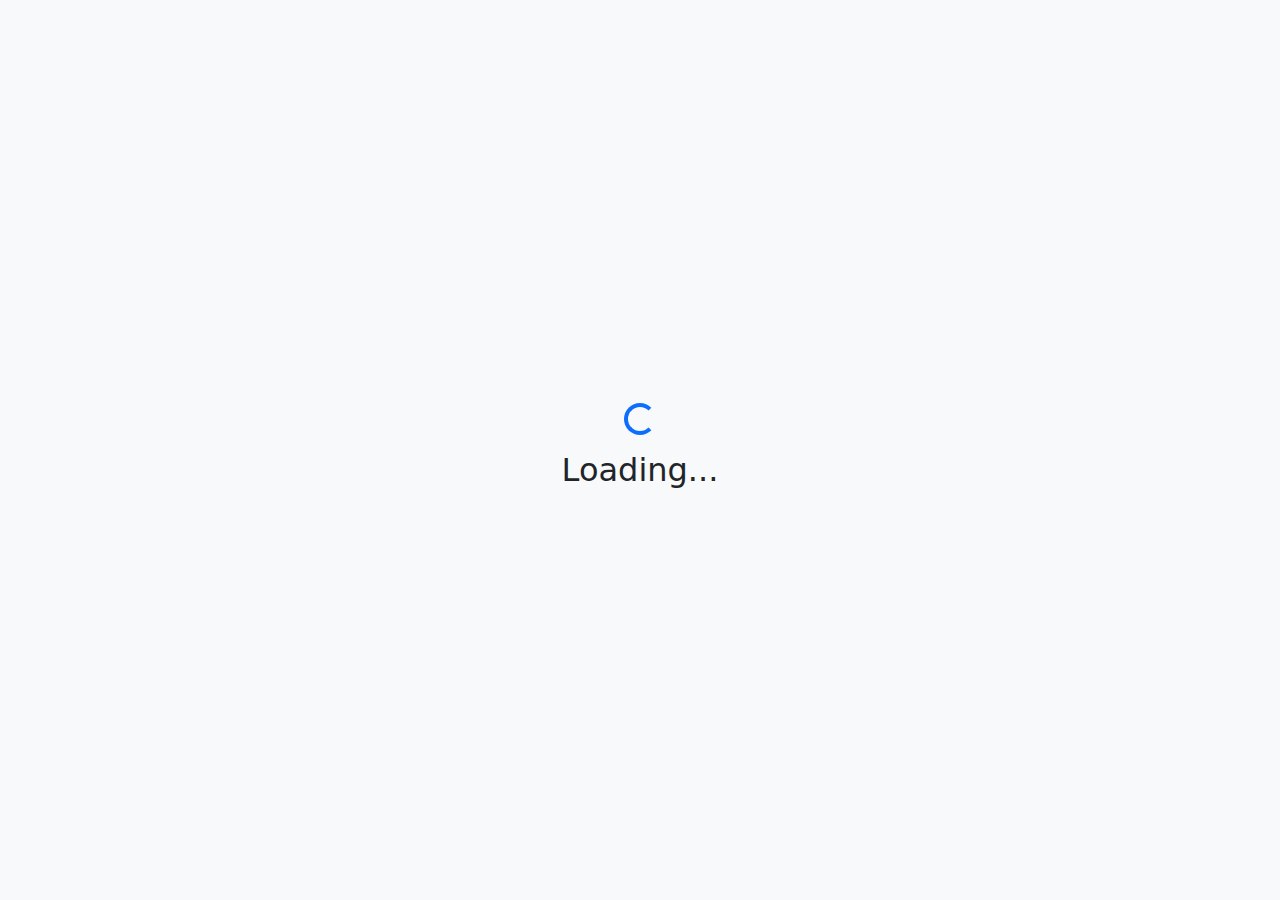
<file: index.html>
<!DOCTYPE html>
<html lang="en">
<head>
    <meta charset="UTF-8">
    <meta name="viewport" content="width=device-width, initial-scale=1">
    <title>Loading...</title>
    <link href="https://cdn.jsdelivr.net/npm/bootstrap@5.3.0/dist/css/bootstrap.min.css" rel="stylesheet">
    <script>
        setTimeout(function() {
            window.location.href = "dashboard.html"; // Redirect to dashboard after 3 seconds
        }, 2000);
    </script>
</head>
<body>

    <!-- Loading Screen -->
    <div class="d-flex flex-column justify-content-center align-items-center vh-100 bg-light">
        <div class="spinner-border text-primary" role="status"></div>
        <h2 class="mt-3">Loading...</h2>
    </div>

    <script src="https://cdn.jsdelivr.net/npm/bootstrap@5.3.0/dist/js/bootstrap.bundle.min.js"></script>
</body>
</html>
</file>
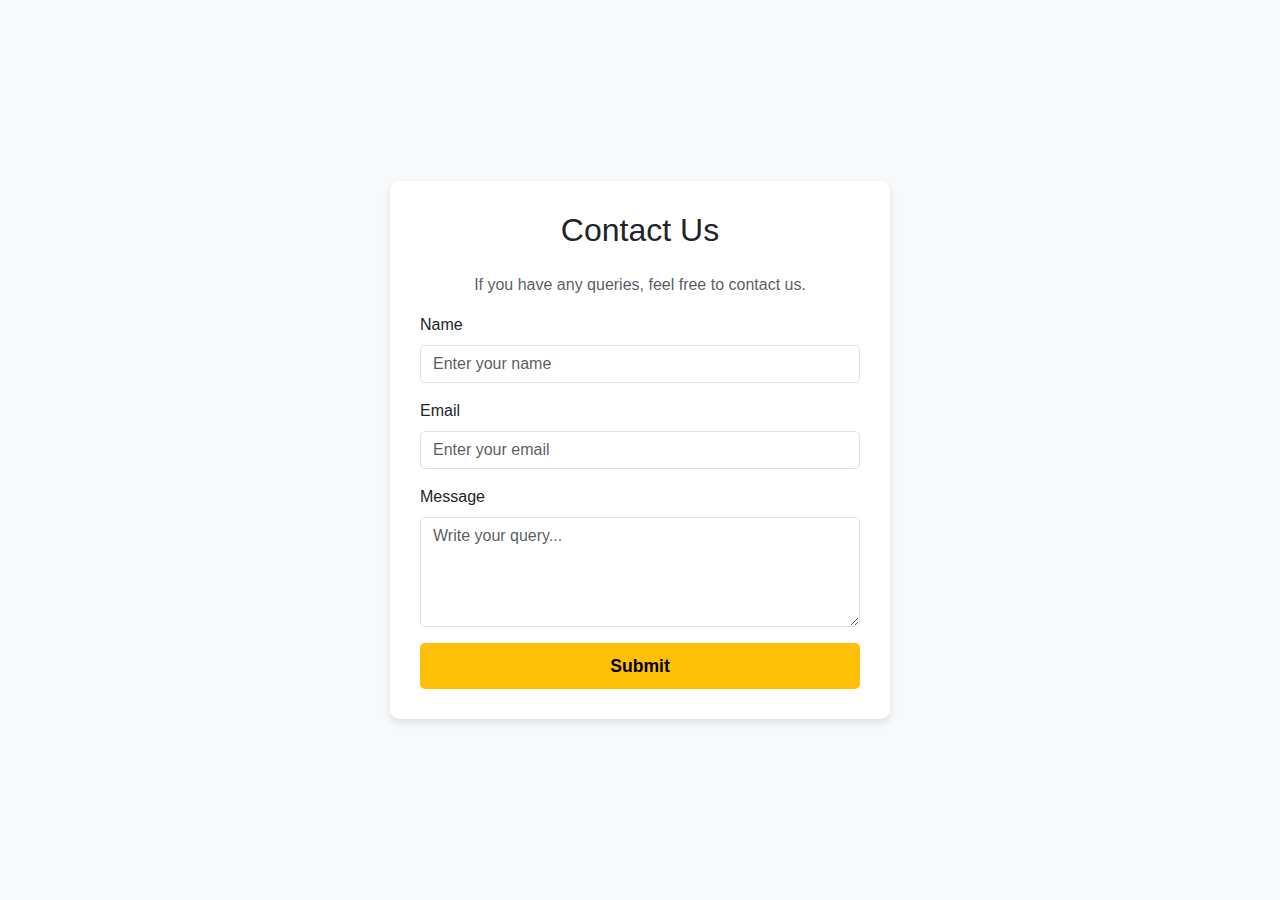
<file: contactus.html>
<!DOCTYPE html>
<html lang="en">
<head>
    <meta charset="UTF-8">
    <meta name="viewport" content="width=device-width, initial-scale=1">
    <title>Contact Us - Sona College</title>
    <link href="https://cdn.jsdelivr.net/npm/bootstrap@5.3.0/dist/css/bootstrap.min.css" rel="stylesheet">
    <script src="https://cdn.jsdelivr.net/npm/bootstrap@5.3.0/dist/js/bootstrap.bundle.min.js"></script>
    <style>
        body {
            font-family: 'Poppins', sans-serif;
            background-color: #f8f9fa;
            display: flex;
            align-items: center;
            justify-content: center;
            height: 100vh;
        }

        .contact-card {
            width: 100%;
            max-width: 500px;
            padding: 30px;
            border-radius: 10px;
            box-shadow: 0 4px 8px rgba(0, 0, 0, 0.1);
            background: white;
        }

        .form-control {
            border-radius: 5px;
        }

        .btn-custom {
            background-color: #ffc107;
            color: black;
            font-size: 1.1rem;
            font-weight: bold;
            padding: 10px;
            border: none;
            border-radius: 5px;
            transition: 0.3s ease-in-out;
            width: 100%;
        }

        .btn-custom:hover {
            background-color: #ffca28;
            color: black;
        }
    </style>
</head>
<body>

    <div class="contact-card">
        <h2 class="text-center mb-4">Contact Us</h2>
        <p class="text-center text-muted">If you have any queries, feel free to contact us.</p>
        <form>
            <div class="mb-3">
                <label for="name" class="form-label">Name</label>
                <input type="text" class="form-control" id="name" placeholder="Enter your name" required>
            </div>
            <div class="mb-3">
                <label for="email" class="form-label">Email</label>
                <input type="email" class="form-control" id="email" placeholder="Enter your email" required>
            </div>
            <div class="mb-3">
                <label for="message" class="form-label">Message</label>
                <textarea class="form-control" id="message" rows="4" placeholder="Write your query..." required></textarea>
            </div>
            <button type="submit" class="btn btn-custom">Submit</button>
        </form>
    </div>

</body>
</html>
</file>
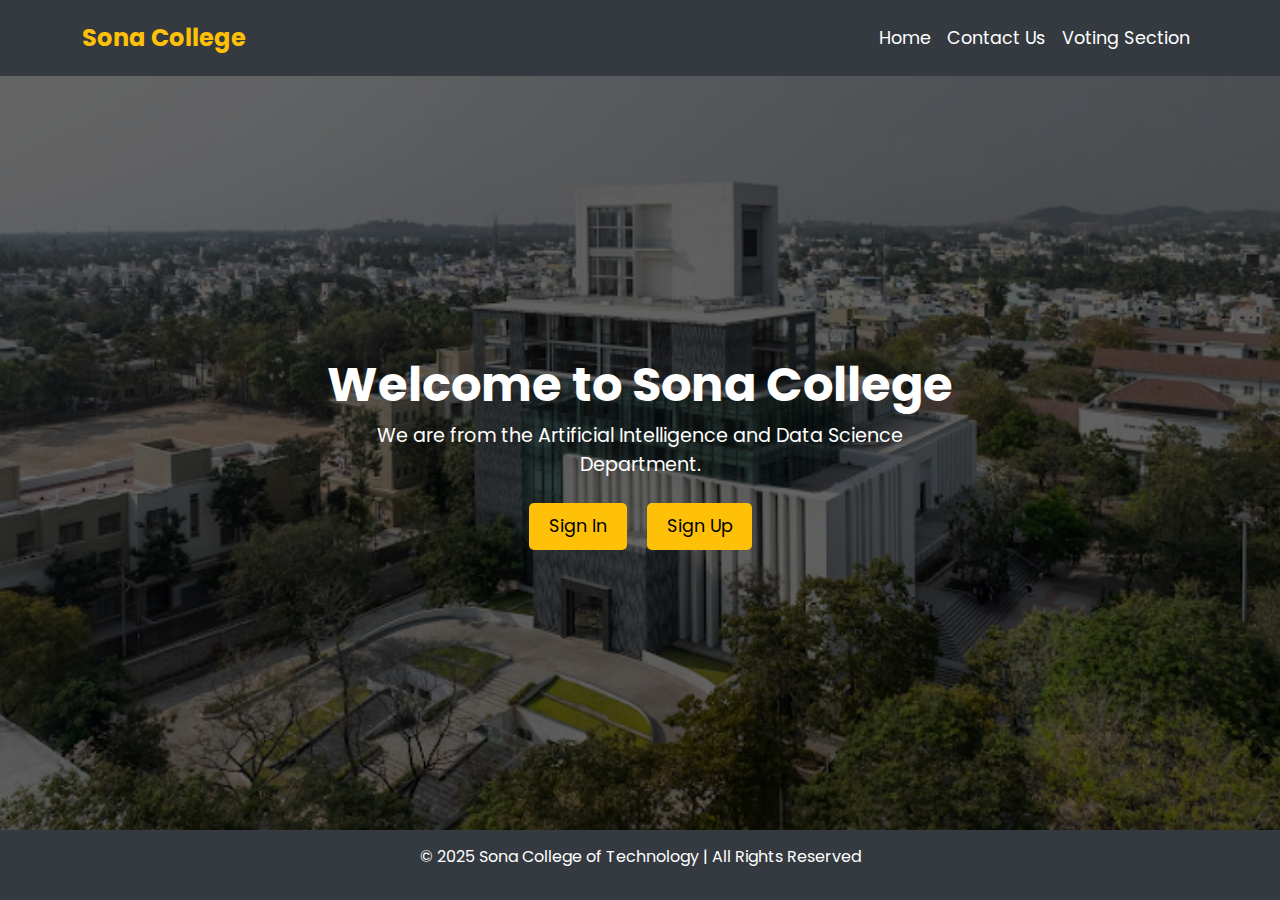
<file: dashboard.html>
<!DOCTYPE html>
<html lang="en">
<head>
    <meta charset="UTF-8">
    <meta name="viewport" content="width=device-width, initial-scale=1">
    <title>Dashboard - Sona College</title>
    
    <!-- Bootstrap & Google Fonts -->
    <link href="https://cdn.jsdelivr.net/npm/bootstrap@5.3.0/dist/css/bootstrap.min.css" rel="stylesheet">
    <script src="https://cdn.jsdelivr.net/npm/bootstrap@5.3.0/dist/js/bootstrap.bundle.min.js"></script>
    <link href="https://fonts.googleapis.com/css2?family=Poppins:wght@300;400;600&display=swap" rel="stylesheet">

    <style>
        /* General Styles */
        body {
            font-family: 'Poppins', sans-serif;
            display: flex;
            flex-direction: column;
            min-height: 100vh;
            background-color: #f8f9fa;
        }

        /* Loading Screen (Only for Redirects) */
        #loadingScreen {
            position: fixed;
            top: 0;
            left: 0;
            width: 100%;
            height: 100%;
            background-color: white;
            display: none; /* Hidden on page load */
            align-items: center;
            justify-content: center;
            z-index: 9999;
        }
        .spinner {
            width: 60px;
            height: 60px;
            border: 6px solid #ffc107;
            border-top: 6px solid transparent;
            border-radius: 50%;
            animation: spin 1s linear infinite;
        }
        @keyframes spin {
            0% { transform: rotate(0deg); }
            100% { transform: rotate(360deg); }
        }

        /* Navbar */
        .navbar {
            background-color: #343a40;
            padding: 15px;
        }
        .navbar-brand {
            font-size: 1.5rem;
            font-weight: bold;
            color: #ffc107 !important;
        }
        .nav-link {
            font-size: 1.1rem;
            color: white !important;
            transition: 0.3s;
        }
        .nav-link:hover {
            color: #ffc107 !important;
        }

        /* Hero Section */
        .hero {
            flex: 1;
            display: flex;
            align-items: center;
            justify-content: center;
            text-align: center;
            background: url('sona.jpg') no-repeat center center/cover;
            color: white;
            padding: 100px 20px;
            position: relative;
        }
        .hero::before {
            content: "";
            position: absolute;
            top: 0;
            left: 0;
            width: 100%;
            height: 100%;
            background: rgba(0, 0, 0, 0.6);
        }
        .hero-content {
            position: relative;
            z-index: 1;
        }
        .hero h1 {
            font-size: 3rem;
            font-weight: bold;
        }
        .hero p {
            font-size: 1.2rem;
            max-width: 600px;
            margin: auto;
            margin-bottom: 20px;
        }

        /* Buttons */
        .btn-custom {
            background-color: #ffc107;
            color: black;
            font-size: 1.1rem;
            padding: 10px 20px;
            border: none;
            border-radius: 5px;
            transition: 0.3s;
        }
        .btn-custom:hover {
            background-color: #ffca28;
            transform: translateY(-2px);
        }

        /* Footer */
        .footer {
            background-color: #343a40;
            color: white;
            text-align: center;
            padding: 15px;
            font-size: 1rem;
        }

    </style>
</head>
<body>

    <!-- Loading Screen (Only for Redirects) -->
    <div id="loadingScreen">
        <div class="spinner"></div>
    </div>

    <!-- Navbar -->
    <nav class="navbar navbar-expand-lg navbar-dark">
        <div class="container">
            <a class="navbar-brand" href="#">Sona College</a>
            <button class="navbar-toggler" type="button" data-bs-toggle="collapse" data-bs-target="#navbarNav">
                <span class="navbar-toggler-icon"></span>
            </button>
            <div class="collapse navbar-collapse" id="navbarNav">
                <ul class="navbar-nav ms-auto">
                    <li class="nav-item"><a class="nav-link" href="#">Home</a></li>
                    <li class="nav-item"><a class="nav-link" href="contactus.html">Contact Us</a></li>
                    <li class="nav-item"><a class="nav-link" href="#">Voting Section</a></li>
                </ul>
            </div>
        </div>
    </nav>

    <!-- Hero Section -->
    <section class="hero">
        <div class="hero-content">
            <h1>Welcome to Sona College</h1>
            <p>We are from the Artificial Intelligence and Data Science Department.</p>
            <div class="mt-4">
                <button onclick="redirectTo('signin.html')" class="btn btn-custom me-3">Sign In</button>
                <button onclick="redirectTo('signup.html')" class="btn btn-custom">Sign Up</button>
            </div>
        </div>
    </section>

    <!-- Footer -->
    <footer class="footer">
        <p>&copy; 2025 Sona College of Technology | All Rights Reserved</p>
    </footer>

    <script>
        // Function to show loading before redirection
        function redirectTo(url) {
            document.getElementById('loadingScreen').style.display = 'flex'; // Show loading screen
            setTimeout(() => {
                window.location.href = url; // Redirect after 1 second
            }, 1000);
        }
    </script>

</body>
</html>
</file>
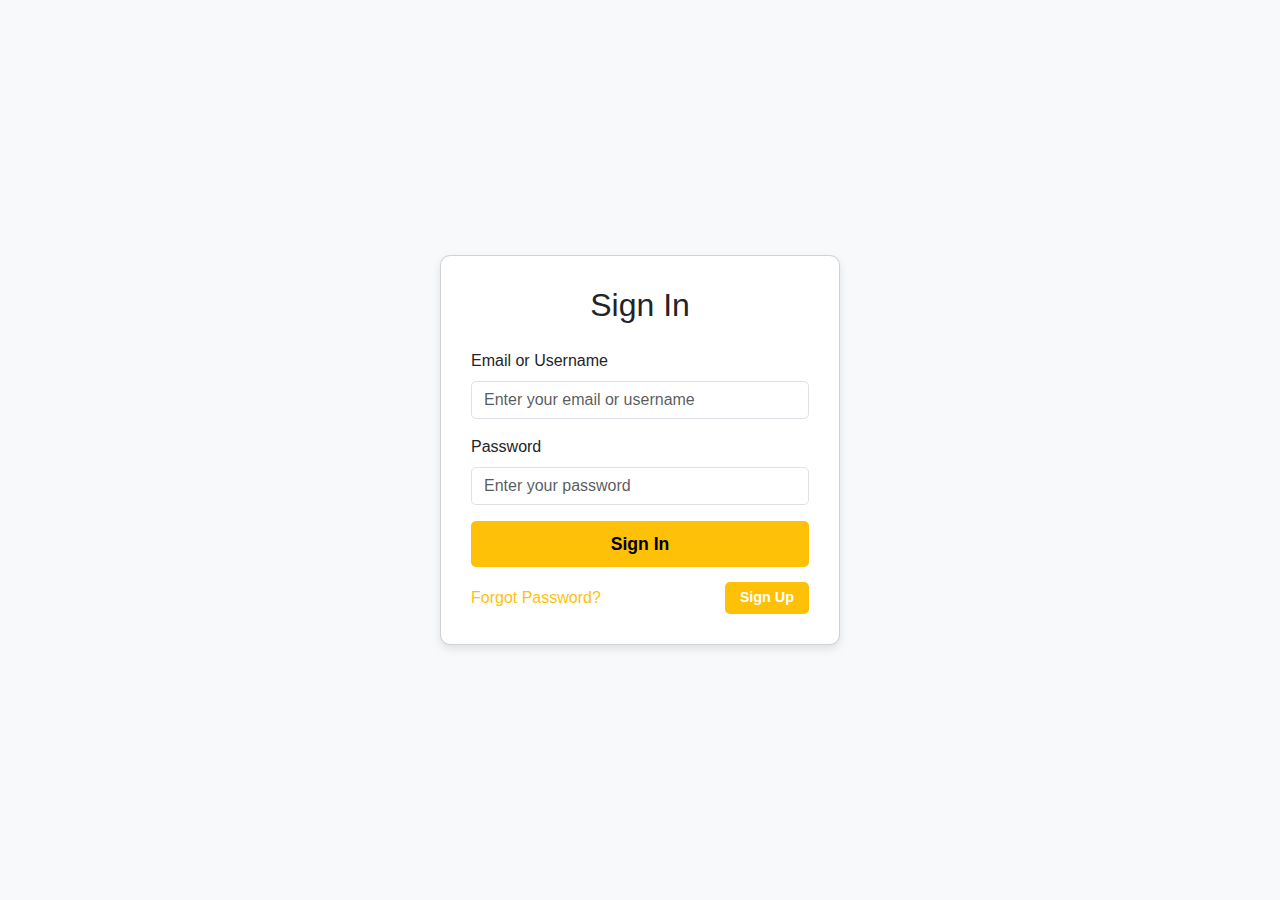
<file: signin.html>
<!DOCTYPE html>
<html lang="en">
<head>
    <meta charset="UTF-8">
    <meta name="viewport" content="width=device-width, initial-scale=1">
    <title>Sign In - Sona College</title>
    <link href="https://cdn.jsdelivr.net/npm/bootstrap@5.3.0/dist/css/bootstrap.min.css" rel="stylesheet">
    <script src="https://cdn.jsdelivr.net/npm/bootstrap@5.3.0/dist/js/bootstrap.bundle.min.js"></script>
    <style>
        body {
            font-family: 'Poppins', sans-serif;
            background-color: #f8f9fa;
            display: flex;
            align-items: center;
            justify-content: center;
            height: 100vh;
        }

        .card {
            width: 100%;
            max-width: 400px;
            padding: 30px;
            border-radius: 10px;
            box-shadow: 0 4px 8px rgba(0, 0, 0, 0.1);
            background: white;
        }

        .form-control {
            border-radius: 5px;
        }

        .btn-custom {
            background-color: #ffc107;
            color: black;
            font-size: 1.1rem;
            font-weight: bold;
            padding: 10px;
            border: none;
            border-radius: 5px;
            transition: 0.3s ease-in-out;
            width: 100%;
        }

        .btn-custom:hover {
            background-color: #ffca28;
            color: black;
        }

        .extra-options {
            display: flex;
            justify-content: space-between;
            align-items: center;
            margin-top: 15px;
        }

        .forgot-password a {
            color: #ffc107;
            text-decoration: none;
            font-weight: 500;
        }

        .forgot-password a:hover {
            text-decoration: underline;
        }

        /* Sign Up Button */
        .btn-signup {
            background-color: #ffc107;
            color: white;
            font-size: 0.9rem;
            font-weight: bold;
            padding: 5px 15px;
            border: none;
            border-radius: 5px;
            transition: 0.3s ease-in-out;
        }

        .btn-signup:hover {
            background-color: #0056b3;
        }

    </style>
</head>
<body>

    <div class="card">
        <h2 class="text-center mb-4">Sign In</h2>
        <form>
            <div class="mb-3">
                <label for="email" class="form-label">Email or Username</label>
                <input type="text" class="form-control" id="email" placeholder="Enter your email or username" required>
            </div>
            <div class="mb-3">
                <label for="password" class="form-label">Password</label>
                <input type="password" class="form-control" id="password" placeholder="Enter your password" required>
            </div>
            <button type="submit" class="btn btn-custom">Sign In</button>
        </form>

        <!-- Forgot Password & Sign Up -->
        <div class="extra-options">
            <div class="forgot-password">
                <a href="#">Forgot Password?</a>
            </div>
            <button onclick="window.location.href='signup.html'" class="btn btn-signup">Sign Up</button>
        </div>

    </div>

</body>
</html>
</file>
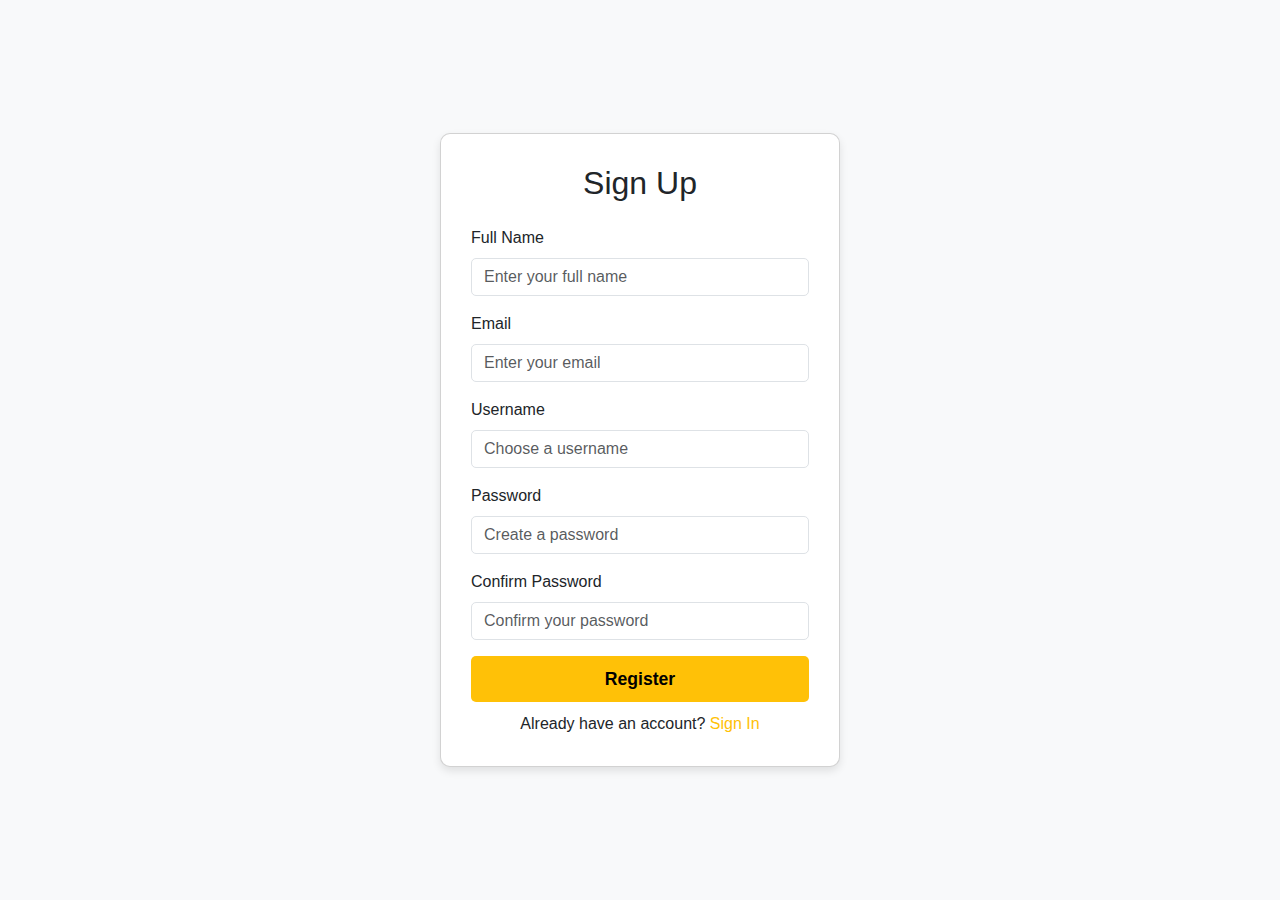
<file: signup.html>
<!DOCTYPE html>
<html lang="en">
<head>
    <meta charset="UTF-8">
    <meta name="viewport" content="width=device-width, initial-scale=1">
    <title>Sign Up - Sona College</title>
    <link href="https://cdn.jsdelivr.net/npm/bootstrap@5.3.0/dist/css/bootstrap.min.css" rel="stylesheet">
    <script src="https://cdn.jsdelivr.net/npm/bootstrap@5.3.0/dist/js/bootstrap.bundle.min.js"></script>
    <style>
        body {
            font-family: 'Poppins', sans-serif;
            background-color: #f8f9fa;
            display: flex;
            align-items: center;
            justify-content: center;
            height: 100vh;
        }

        .card {
            width: 100%;
            max-width: 400px;
            padding: 30px;
            border-radius: 10px;
            box-shadow: 0 4px 8px rgba(0, 0, 0, 0.1);
            background: white;
        }

        .form-control {
            border-radius: 5px;
        }

        .btn-custom {
            background-color: #ffc107;
            color: black;
            font-size: 1.1rem;
            font-weight: bold;
            padding: 10px;
            border: none;
            border-radius: 5px;
            transition: 0.3s ease-in-out;
            width: 100%;
        }

        .btn-custom:hover {
            background-color: #ffca28;
            color: black;
        }

        .login-link {
            text-align: center;
            margin-top: 10px;
        }

        .login-link a {
            color: #ffc107;
            text-decoration: none;
            font-weight: 500;
        }

        .login-link a:hover {
            text-decoration: underline;
        }
    </style>
</head>
<body>

    <div class="card">
        <h2 class="text-center mb-4">Sign Up</h2>
        <form>
            <div class="mb-3">
                <label for="fullname" class="form-label">Full Name</label>
                <input type="text" class="form-control" id="fullname" placeholder="Enter your full name" required>
            </div>
            <div class="mb-3">
                <label for="email" class="form-label">Email</label>
                <input type="email" class="form-control" id="email" placeholder="Enter your email" required>
            </div>
            <div class="mb-3">
                <label for="username" class="form-label">Username</label>
                <input type="text" class="form-control" id="username" placeholder="Choose a username" required>
            </div>
            <div class="mb-3">
                <label for="password" class="form-label">Password</label>
                <input type="password" class="form-control" id="password" placeholder="Create a password" required>
            </div>
            <div class="mb-3">
                <label for="confirmPassword" class="form-label">Confirm Password</label>
                <input type="password" class="form-control" id="confirmPassword" placeholder="Confirm your password" required>
            </div>
            <button type="submit" class="btn btn-custom">Register</button>
        </form>
        <div class="login-link">
            Already have an account? <a href="signin.html">Sign In</a>
        </div>
    </div>

</body>
</html>
</file>
